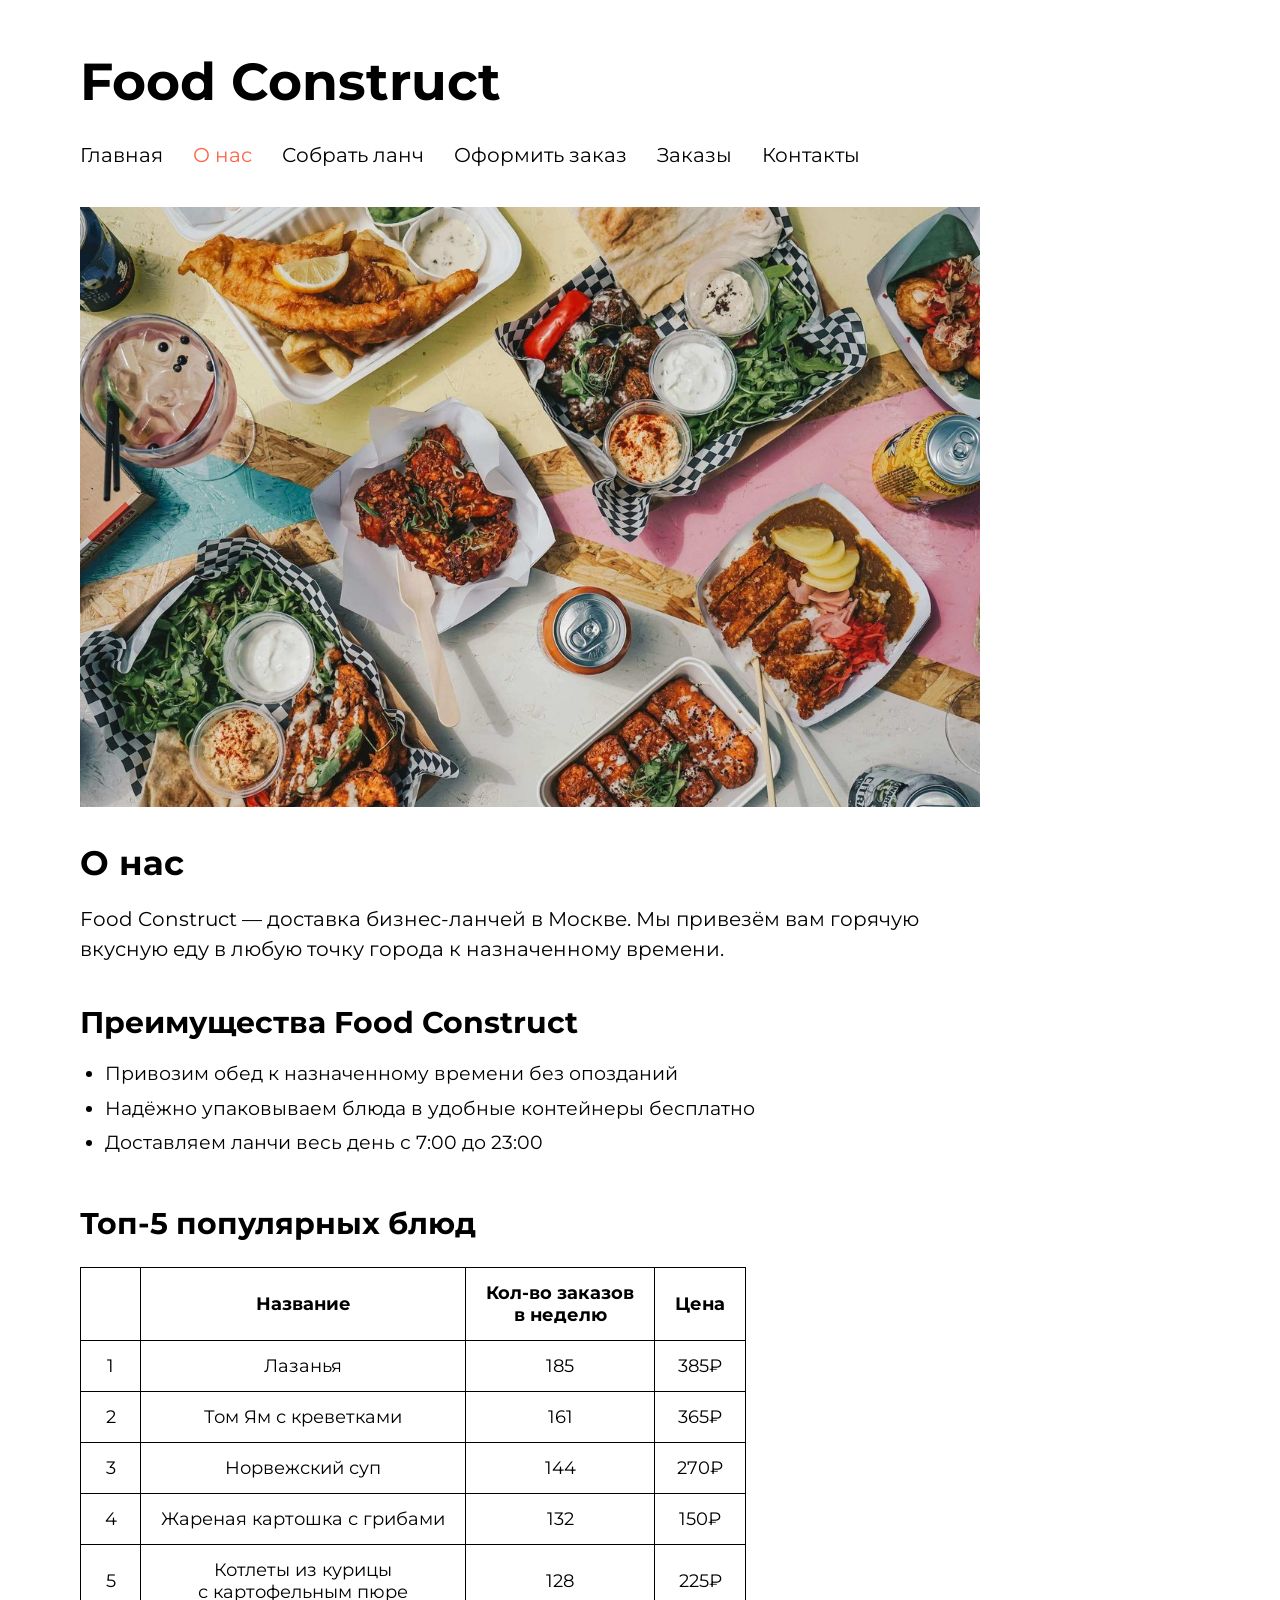
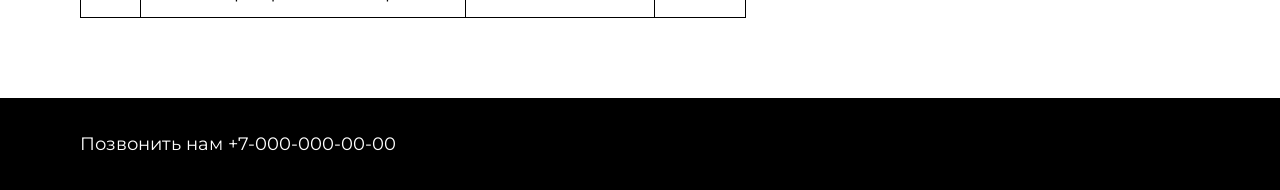
<file: index.html>
<!DOCTYPE html>
<html lang="ru">
<head>
    <meta charset="UTF-8">
    <meta name="viewport" content="width=device-width, initial-scale=1.0">
    <title>Food Construct — доставка бизнес-ланчей</title>
    <link rel="preconnect" href="https://fonts.googleapis.com">
    <link rel="preconnect" href="https://fonts.gstatic.com" crossorigin>
    <link href="https://fonts.googleapis.com/css2?family=Montserrat:wght@400;500;600;700&display=swap" rel="stylesheet">
    <link rel="stylesheet" href="css/style.css">
</head>
<body>

<header class="header">
    <div class="container">
        <h1 class="header__title">Food Construct</h1>
        <nav class="nav">
            <a class="nav__link" href="landing.html">Главная</a>
            <a class="nav__link active" href="index.html">О нас</a>
            <a class="nav__link" href="menu.html">Собрать ланч</a>
            <a class="nav__link" href="order.html">Оформить заказ</a>
            <a class="nav__link" href="orders.html">Заказы</a>
            <a class="nav__link" href="#contacts">Контакты</a>
        </nav>
    </div>
</header>

<main class="main">
    <div class="container">

        <section class="about">
            <img class="about__img" src="assets/img/about.jpg" width="900" height="600"
                 alt="Блюда из меню Food Construct">
            <h2 class="about__title">О нас</h2>
            <p class="about__text">
                Food Construct — доставка бизнес-ланчей в Москве. Мы привезём вам горячую вкусную еду
                в любую точку города к назначенному времени.
            </p>
        </section>

        <section class="advantages">
            <h2 class="advantages__title">Преимущества Food Construct</h2>
            <ul class="advantages__list">
                <li class="advantages__item">Привозим обед к назначенному времени без опозданий</li>
                <li class="advantages__item">Надёжно упаковываем блюда в удобные контейнеры бесплатно</li>
                <li class="advantages__item">Доставляем ланчи весь день с 7:00 до 23:00</li>
            </ul>
        </section>

        <section class="popular">
            <h2 class="popular__title">Топ-5 популярных блюд</h2>
            <table class="popular__table">
                <thead>
                <tr>
                    <th class="popular__cell popular__cell--num"></th>
                    <th class="popular__cell">Название</th>
                    <th class="popular__cell">Кол-во заказов<br>в неделю</th>
                    <th class="popular__cell">Цена</th>
                </tr>
                </thead>
                <tbody>
                <tr>
                    <td class="popular__cell popular__cell--num">1</td>
                    <td class="popular__cell">Лазанья</td>
                    <td class="popular__cell">185</td>
                    <td class="popular__cell">385&#8381;</td>
                </tr>
                <tr>
                    <td class="popular__cell popular__cell--num">2</td>
                    <td class="popular__cell">Том Ям с креветками</td>
                    <td class="popular__cell">161</td>
                    <td class="popular__cell">365&#8381;</td>
                </tr>
                <tr>
                    <td class="popular__cell popular__cell--num">3</td>
                    <td class="popular__cell">Норвежский суп</td>
                    <td class="popular__cell">144</td>
                    <td class="popular__cell">270&#8381;</td>
                </tr>
                <tr>
                    <td class="popular__cell popular__cell--num">4</td>
                    <td class="popular__cell">Жареная картошка с грибами</td>
                    <td class="popular__cell">132</td>
                    <td class="popular__cell">150&#8381;</td>
                </tr>
                <tr>
                    <td class="popular__cell popular__cell--num">5</td>
                    <td class="popular__cell">Котлеты из курицы<br>с картофельным пюре</td>
                    <td class="popular__cell">128</td>
                    <td class="popular__cell">225&#8381;</td>
                </tr>
                </tbody>
            </table>
        </section>

    </div>
</main>

<footer class="footer" id="contacts">
    <div class="container">
        <p class="footer__text">
            Позвонить нам <a class="footer__link" href="tel:+70000000000">+7-000-000-00-00</a>
        </p>
    </div>
</footer>

</body>
</html>
</file>
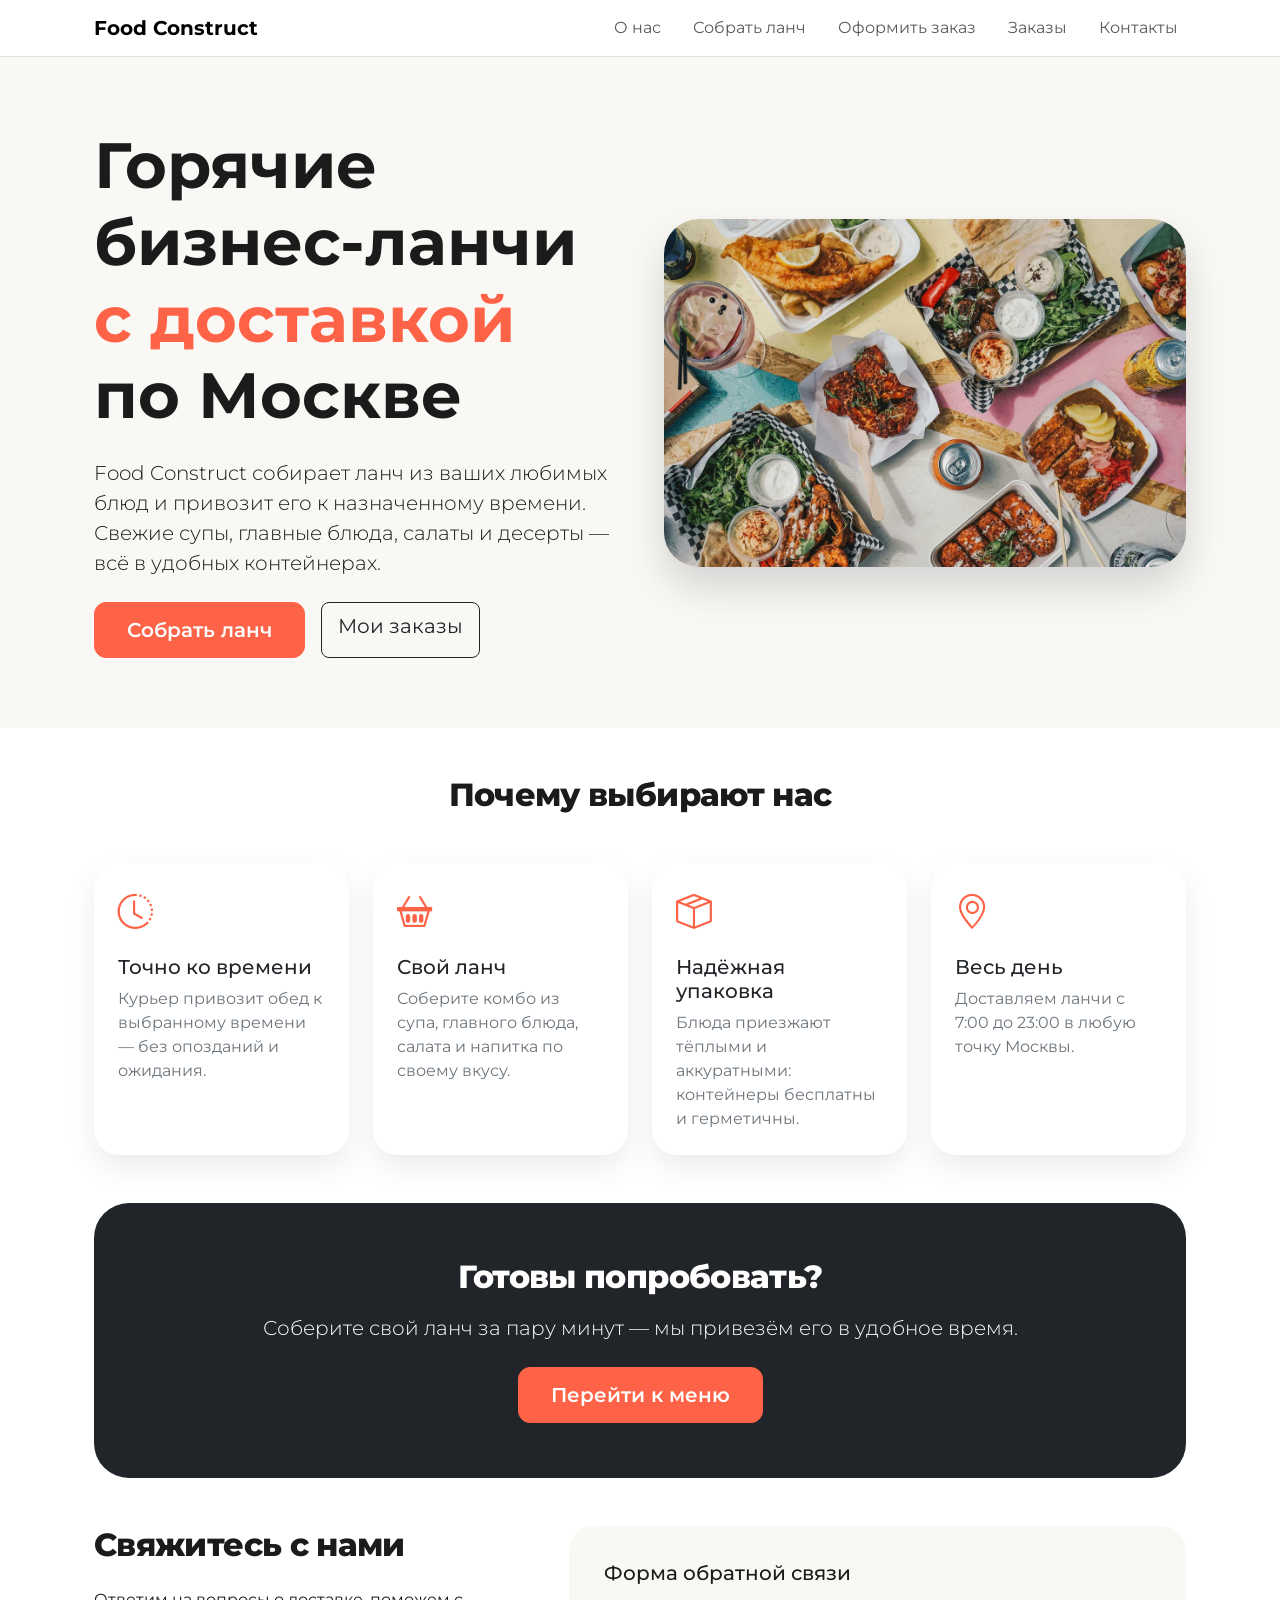
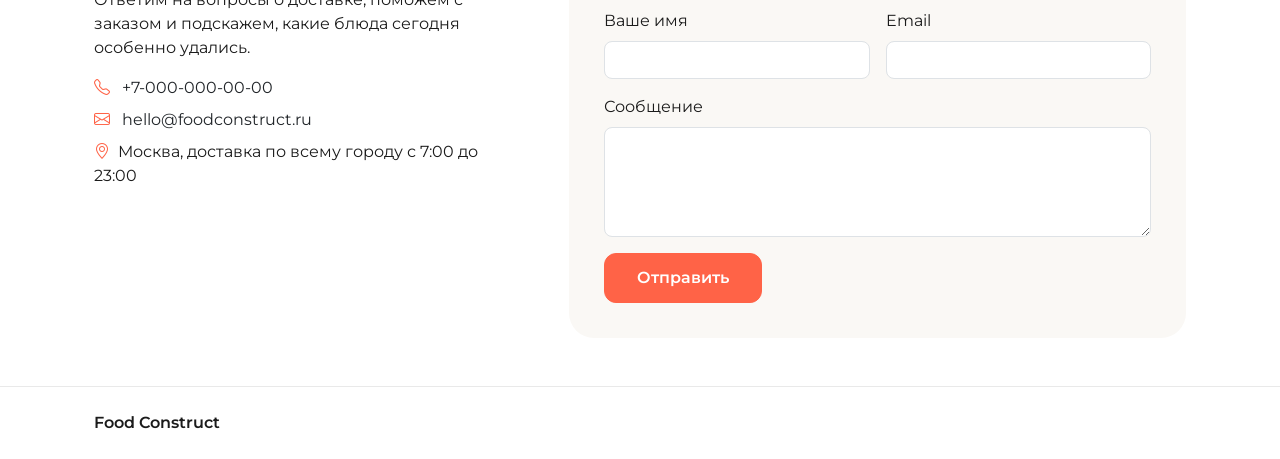
<file: landing.html>
<!DOCTYPE html>
<html lang="ru">
<head>
    <meta charset="UTF-8">
    <meta name="viewport" content="width=device-width, initial-scale=1.0">
    <title>Food Construct — доставка бизнес-ланчей в Москве</title>
    <link href="https://cdn.jsdelivr.net/npm/bootstrap@5.3.3/dist/css/bootstrap.min.css" rel="stylesheet">
    <link href="https://cdn.jsdelivr.net/npm/bootstrap-icons@1.11.3/font/bootstrap-icons.min.css" rel="stylesheet">
    <link rel="preconnect" href="https://fonts.googleapis.com">
    <link rel="preconnect" href="https://fonts.gstatic.com" crossorigin>
    <link href="https://fonts.googleapis.com/css2?family=Montserrat:wght@400;500;600;700;800&display=swap"
          rel="stylesheet">
    <style>
        body {
            font-family: 'Montserrat', Arial, sans-serif;
            color: #1b1b1b;
        }

        .brand-color {
            color: tomato;
        }

        /* компенсируем отрицательные отступы строк Bootstrap (g-5) */
        .container {
            padding-left: 24px;
            padding-right: 24px;
        }

        .hero {
            padding: 70px 0;
            background-color: #faf8f5;
        }

        .hero__img {
            border-radius: 35px;
            box-shadow: 0 20px 40px rgba(0, 0, 0, 0.15);
            object-fit: cover;
        }

        .section-title {
            font-weight: 800;
            letter-spacing: -0.02em;
        }

        .feature-card {
            height: 100%;
            border: 0;
            border-radius: 25px;
            box-shadow: 0 12px 30px rgba(0, 0, 0, 0.08);
        }

        .feature-icon {
            font-size: 2.2rem;
            color: tomato;
        }

        .cta {
            background-color: #212529;
            color: #fff;
            border-radius: 35px;
            padding: 55px 40px;
        }

        .btn-brand {
            background-color: tomato;
            border-color: tomato;
            color: #fff;
            font-weight: 600;
            padding: 0.75rem 2rem;
            border-radius: 12px;
        }

        .btn-brand:hover,
        .btn-brand:focus {
            background-color: #e0553b;
            border-color: #e0553b;
            color: #fff;
        }

        .contact-box {
            border-radius: 25px;
            padding: 35px;
            background-color: #faf8f5;
        }

        footer {
            border-top: 1px solid #e9e9e9;
        }
    </style>
</head>
<body>

<nav class="navbar navbar-expand-lg bg-white border-bottom sticky-top">
    <div class="container">
        <a class="navbar-brand fw-bold" href="landing.html">Food Construct</a>

        <button class="navbar-toggler" type="button" data-bs-toggle="collapse" data-bs-target="#mainNav"
                aria-controls="mainNav" aria-expanded="false" aria-label="Меню">
            <span class="navbar-toggler-icon"></span>
        </button>

        <div class="collapse navbar-collapse" id="mainNav">
            <ul class="navbar-nav ms-auto gap-lg-3">
                <li class="nav-item"><a class="nav-link" href="index.html">О нас</a></li>
                <li class="nav-item"><a class="nav-link" href="menu.html">Собрать ланч</a></li>
                <li class="nav-item"><a class="nav-link" href="order.html">Оформить заказ</a></li>
                <li class="nav-item"><a class="nav-link" href="orders.html">Заказы</a></li>
                <li class="nav-item"><a class="nav-link" href="#contacts">Контакты</a></li>
            </ul>
        </div>
    </div>
</nav>

<!-- Hero -->
<header class="hero">
    <div class="container">
        <div class="row align-items-center g-5">

            <div class="col-lg-6">
                <h1 class="display-3 fw-bold mb-4">
                    Горячие бизнес-ланчи <span class="brand-color">с доставкой</span> по Москве
                </h1>
                <p class="lead mb-4">
                    Food Construct собирает ланч из ваших любимых блюд и привозит его к назначенному времени.
                    Свежие супы, главные блюда, салаты и десерты — всё в удобных контейнерах.
                </p>
                <div class="d-flex flex-wrap gap-3">
                    <a class="btn btn-brand btn-lg" href="menu.html">Собрать ланч</a>
                    <a class="btn btn-outline-dark btn-lg rounded-3" href="orders.html">Мои заказы</a>
                </div>
            </div>

            <div class="col-lg-6">
                <img class="hero__img img-fluid w-100" src="assets/img/about.jpg" width="900" height="600"
                     alt="Блюда Food Construct">
            </div>

        </div>
    </div>
</header>

<!-- Преимущества -->
<section class="py-5" id="features">
    <div class="container">
        <h2 class="section-title text-center mb-5">Почему выбирают нас</h2>

        <div class="row g-4">

            <div class="col-md-6 col-lg-3">
                <div class="card feature-card">
                    <div class="card-body p-4">
                        <i class="bi bi-clock-history feature-icon"></i>
                        <h3 class="h5 mt-3 mb-2">Точно ко времени</h3>
                        <p class="text-secondary mb-0">
                            Курьер привозит обед к выбранному времени — без опозданий и ожидания.
                        </p>
                    </div>
                </div>
            </div>

            <div class="col-md-6 col-lg-3">
                <div class="card feature-card">
                    <div class="card-body p-4">
                        <i class="bi bi-basket2 feature-icon"></i>
                        <h3 class="h5 mt-3 mb-2">Свой ланч</h3>
                        <p class="text-secondary mb-0">
                            Соберите комбо из супа, главного блюда, салата и напитка по своему вкусу.
                        </p>
                    </div>
                </div>
            </div>

            <div class="col-md-6 col-lg-3">
                <div class="card feature-card">
                    <div class="card-body p-4">
                        <i class="bi bi-box-seam feature-icon"></i>
                        <h3 class="h5 mt-3 mb-2">Надёжная упаковка</h3>
                        <p class="text-secondary mb-0">
                            Блюда приезжают тёплыми и аккуратными: контейнеры бесплатны и герметичны.
                        </p>
                    </div>
                </div>
            </div>

            <div class="col-md-6 col-lg-3">
                <div class="card feature-card">
                    <div class="card-body p-4">
                        <i class="bi bi-geo-alt feature-icon"></i>
                        <h3 class="h5 mt-3 mb-2">Весь день</h3>
                        <p class="text-secondary mb-0">
                            Доставляем ланчи с 7:00 до 23:00 в любую точку Москвы.
                        </p>
                    </div>
                </div>
            </div>

        </div>
    </div>
</section>

<!-- Призыв к действию -->
<section class="pb-5">
    <div class="container">
        <div class="cta text-center">
            <h2 class="section-title mb-3">Готовы попробовать?</h2>
            <p class="lead mb-4">
                Соберите свой ланч за пару минут — мы привезём его в удобное время.
            </p>
            <a class="btn btn-brand btn-lg" href="menu.html">Перейти к меню</a>
        </div>
    </div>
</section>

<!-- Контакты и обратная связь -->
<section class="pb-5" id="contacts">
    <div class="container">
        <div class="row g-5 align-items-start">

            <div class="col-lg-5">
                <h2 class="section-title mb-4">Свяжитесь с нами</h2>
                <p class="mb-3">
                    Ответим на вопросы о доставке, поможем с заказом и подскажем,
                    какие блюда сегодня особенно удались.
                </p>
                <ul class="list-unstyled mb-0">
                    <li class="mb-2"><i class="bi bi-telephone brand-color me-2"></i>
                        <a class="link-dark text-decoration-none" href="tel:+70000000000">+7-000-000-00-00</a></li>
                    <li class="mb-2"><i class="bi bi-envelope brand-color me-2"></i>
                        <a class="link-dark text-decoration-none" href="mailto:hello@foodconstruct.ru">hello@foodconstruct.ru</a>
                    </li>
                    <li><i class="bi bi-geo-alt brand-color me-2"></i>Москва, доставка по всему городу с 7:00 до 23:00</li>
                </ul>
            </div>

            <div class="col-lg-7">
                <div class="contact-box">
                    <h3 class="h5 mb-4">Форма обратной связи</h3>

                    <form action="#" method="post">
                        <div class="row g-3">

                            <div class="col-md-6">
                                <label class="form-label" for="feedback-name">Ваше имя</label>
                                <input class="form-control rounded-3" id="feedback-name" name="full_name" type="text"
                                       required>
                            </div>

                            <div class="col-md-6">
                                <label class="form-label" for="feedback-email">Email</label>
                                <input class="form-control rounded-3" id="feedback-email" name="email" type="email"
                                       required>
                            </div>

                            <div class="col-12">
                                <label class="form-label" for="feedback-message">Сообщение</label>
                                <textarea class="form-control rounded-3" id="feedback-message" name="message" rows="4"
                                          required></textarea>
                            </div>

                            <div class="col-12">
                                <button class="btn btn-brand" type="submit">Отправить</button>
                            </div>

                        </div>
                    </form>
                </div>
            </div>

        </div>
    </div>
</section>

<footer class="py-4">
    <div class="container d-flex flex-column flex-md-row justify-content-between align-items-center gap-2">
        <span class="fw-semibold">Food Construct</span>
    </div>
</footer>

<script src="https://cdn.jsdelivr.net/npm/bootstrap@5.3.3/dist/js/bootstrap.bundle.min.js"></script>

</body>
</html>
</file>
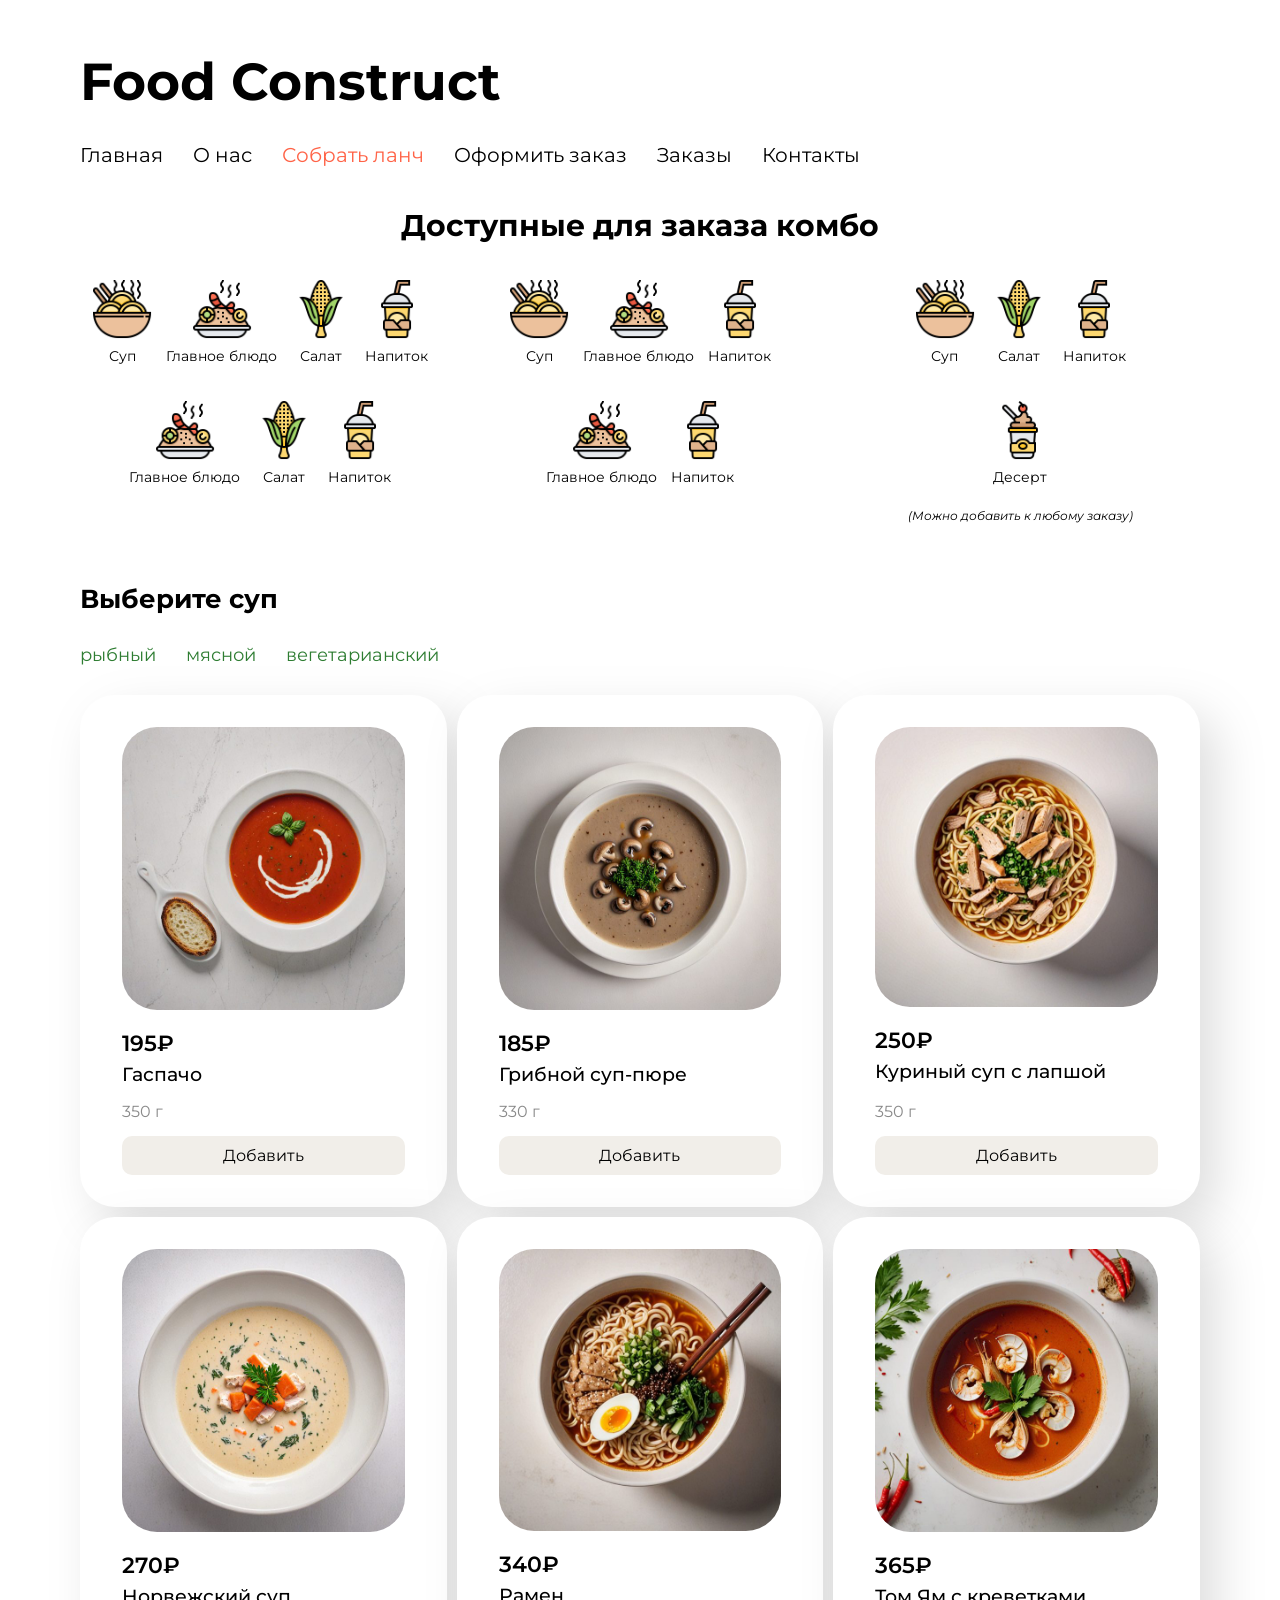
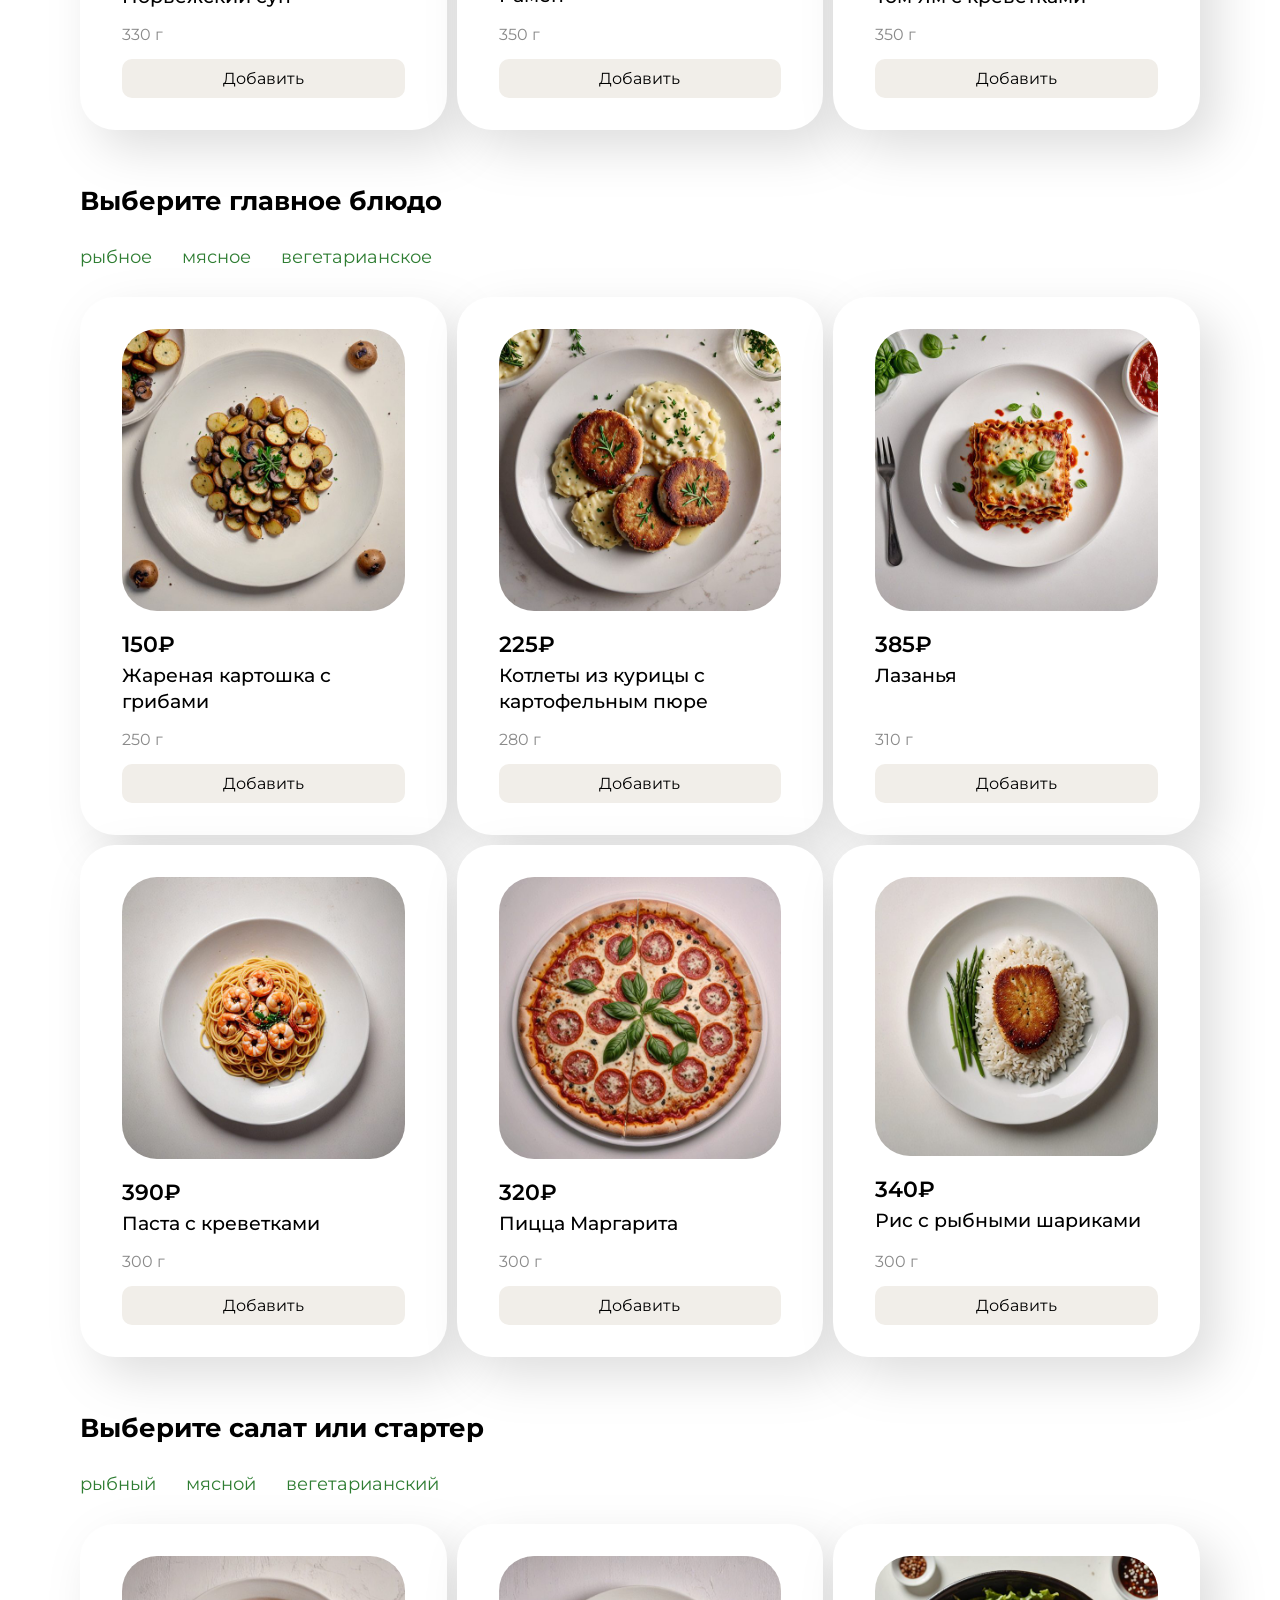
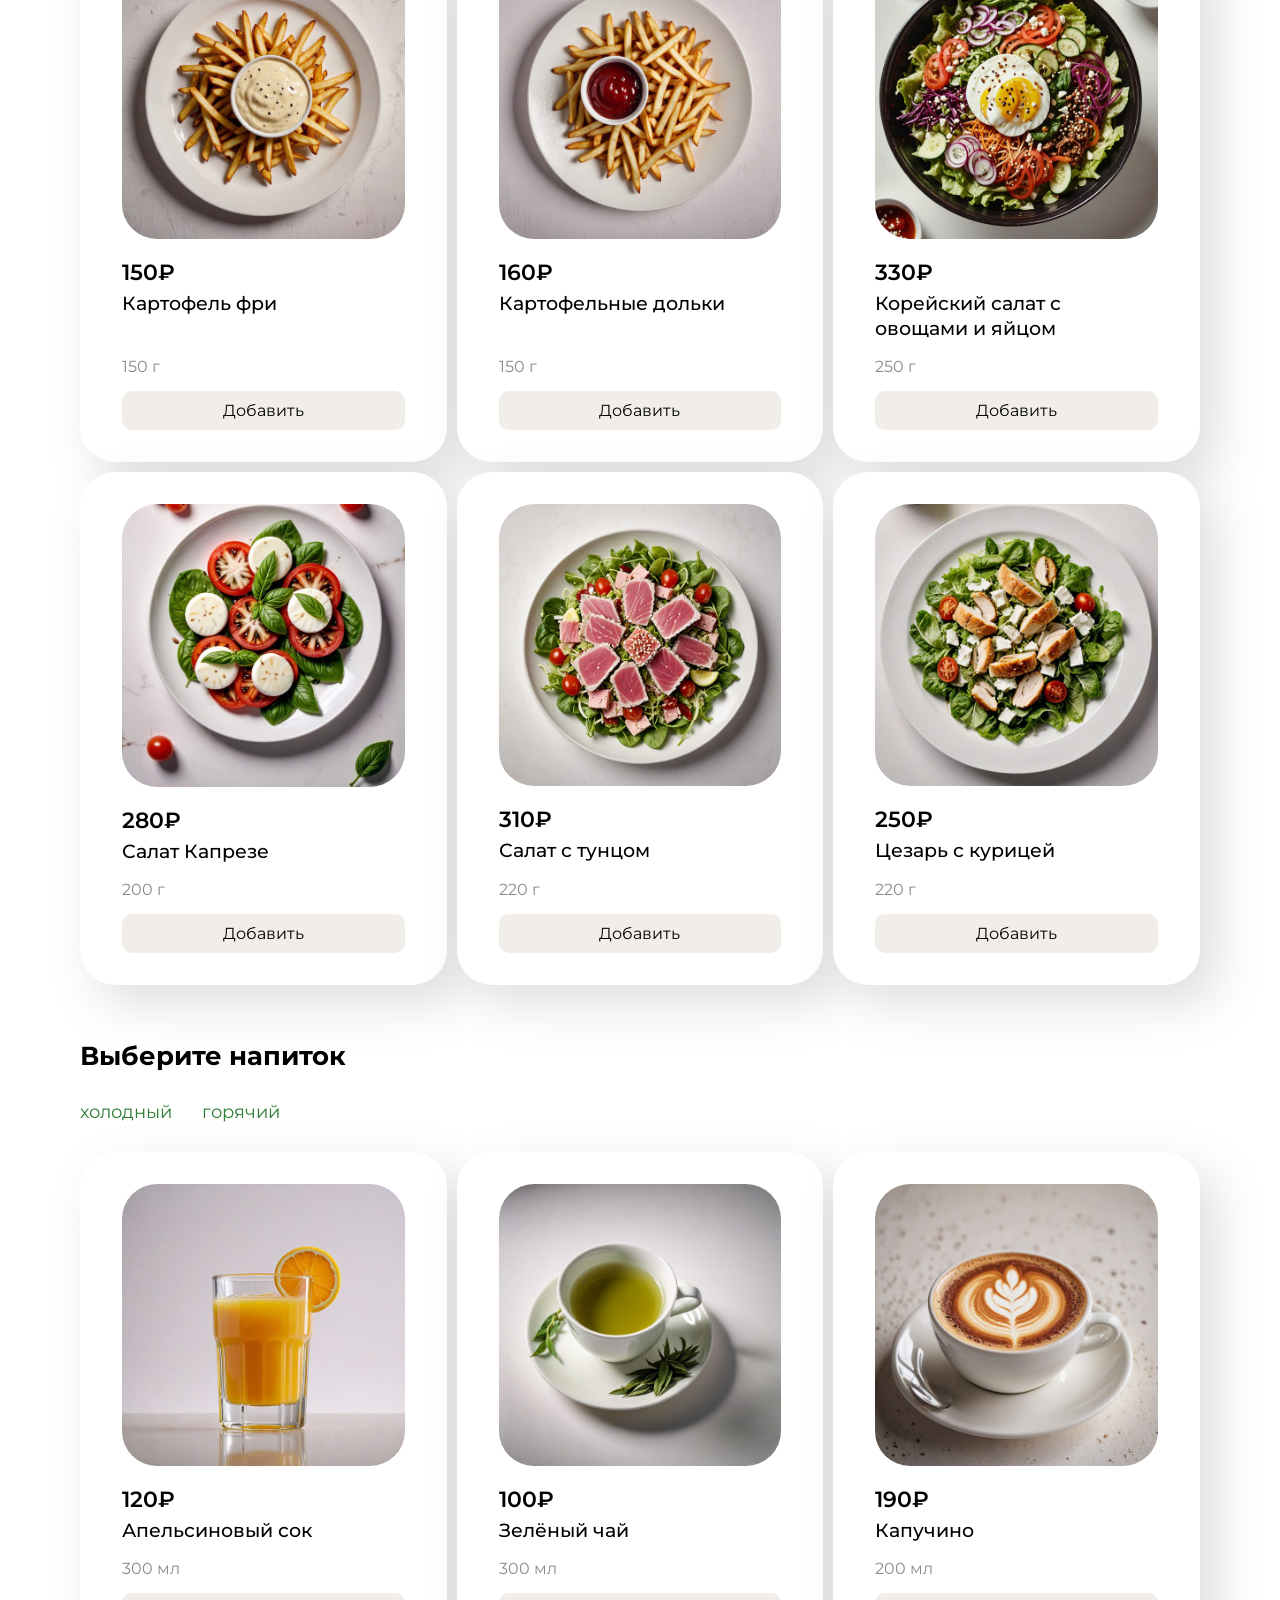
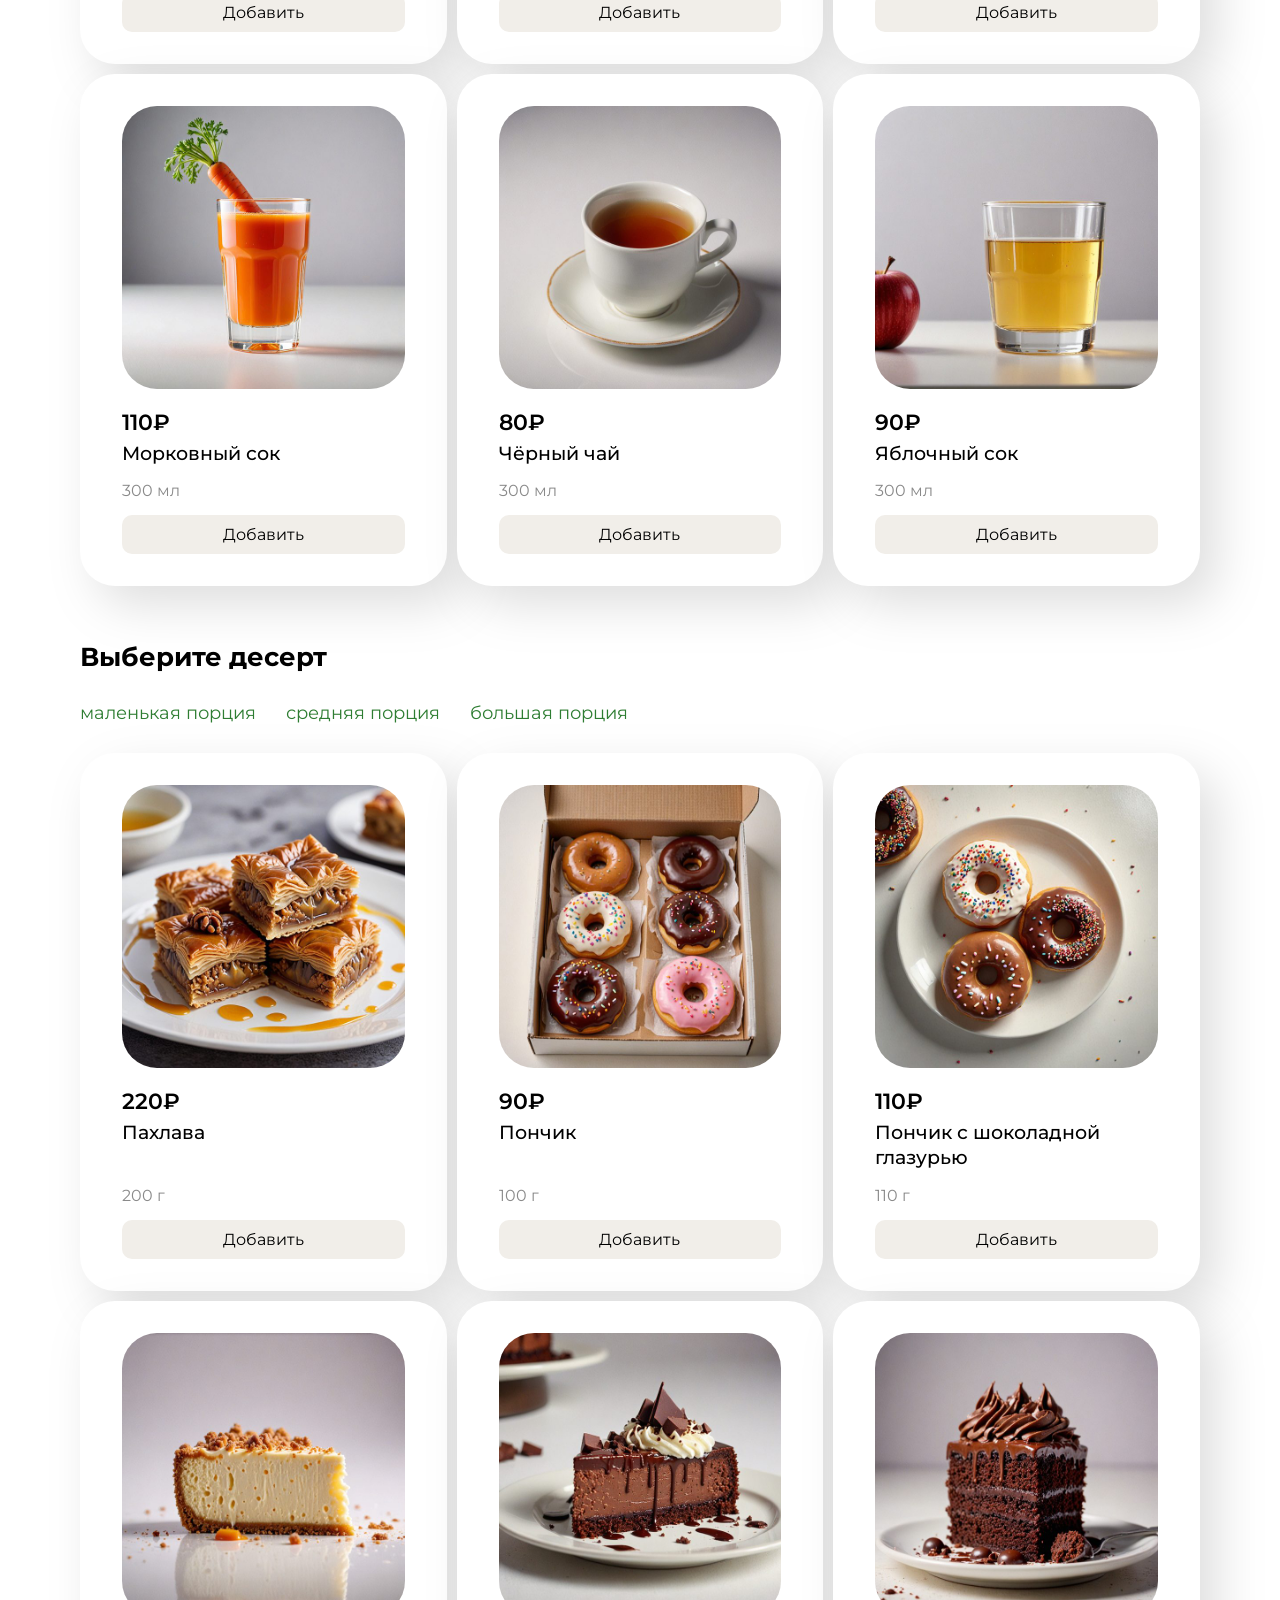
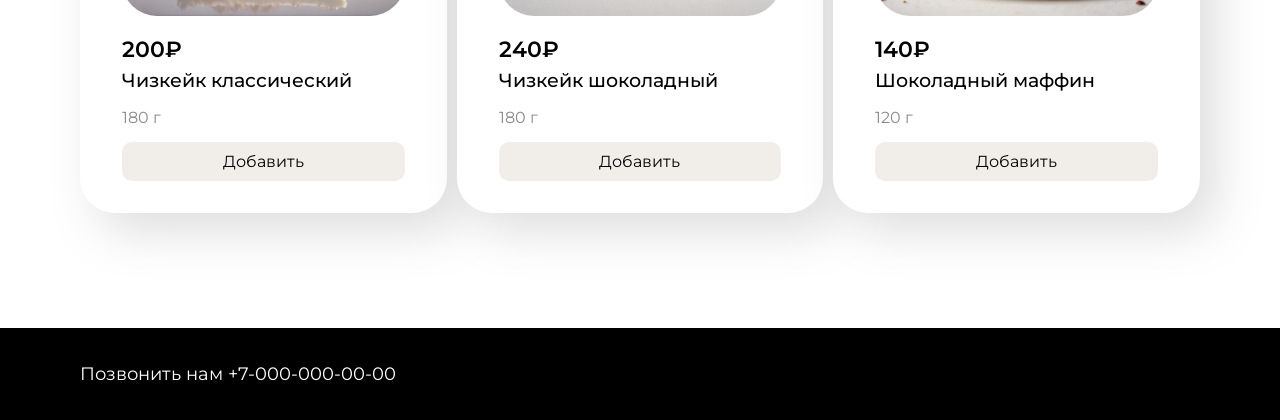
<file: menu.html>
<!DOCTYPE html>
<html lang="ru">
<head>
    <meta charset="UTF-8">
    <meta name="viewport" content="width=device-width, initial-scale=1.0">
    <title>Собрать ланч — Food Construct</title>
    <link rel="preconnect" href="https://fonts.googleapis.com">
    <link rel="preconnect" href="https://fonts.gstatic.com" crossorigin>
    <link href="https://fonts.googleapis.com/css2?family=Montserrat:wght@400;500;600;700&display=swap" rel="stylesheet">
    <link rel="stylesheet" href="css/style.css">
    <link rel="stylesheet" href="css/menu.css">
    <link rel="stylesheet" href="css/form.css">
</head>
<body>

<header class="header">
    <div class="container">
        <h1 class="header__title">Food Construct</h1>
        <nav class="nav">
            <a class="nav__link" href="landing.html">Главная</a>
            <a class="nav__link" href="index.html">О нас</a>
            <a class="nav__link active" href="menu.html">Собрать ланч</a>
            <a class="nav__link" href="order.html">Оформить заказ</a>
            <a class="nav__link" href="orders.html">Заказы</a>
            <a class="nav__link" href="#contacts">Контакты</a>
        </nav>
    </div>
</header>

<main class="main">
    <div class="container">

        <section class="combos">
            <h2 class="combos__title">Доступные для заказа комбо</h2>

            <div class="combos__list">

                <div class="combo">
                    <div class="combo__dish">
                        <img class="combo__img" src="assets/img/icons/soup.png" width="70" height="70" alt="Суп">
                        <span class="combo__caption">Суп</span>
                    </div>
                    <div class="combo__dish">
                        <img class="combo__img" src="assets/img/icons/main.png" width="70" height="70"
                             alt="Главное блюдо">
                        <span class="combo__caption">Главное блюдо</span>
                    </div>
                    <div class="combo__dish">
                        <img class="combo__img" src="assets/img/icons/salad.png" width="70" height="70" alt="Салат">
                        <span class="combo__caption">Салат</span>
                    </div>
                    <div class="combo__dish">
                        <img class="combo__img" src="assets/img/icons/drink.png" width="70" height="70"
                             alt="Напиток">
                        <span class="combo__caption">Напиток</span>
                    </div>
                </div>

                <div class="combo">
                    <div class="combo__dish">
                        <img class="combo__img" src="assets/img/icons/soup.png" width="70" height="70" alt="Суп">
                        <span class="combo__caption">Суп</span>
                    </div>
                    <div class="combo__dish">
                        <img class="combo__img" src="assets/img/icons/main.png" width="70" height="70"
                             alt="Главное блюдо">
                        <span class="combo__caption">Главное блюдо</span>
                    </div>
                    <div class="combo__dish">
                        <img class="combo__img" src="assets/img/icons/drink.png" width="70" height="70"
                             alt="Напиток">
                        <span class="combo__caption">Напиток</span>
                    </div>
                </div>

                <div class="combo">
                    <div class="combo__dish">
                        <img class="combo__img" src="assets/img/icons/soup.png" width="70" height="70" alt="Суп">
                        <span class="combo__caption">Суп</span>
                    </div>
                    <div class="combo__dish">
                        <img class="combo__img" src="assets/img/icons/salad.png" width="70" height="70" alt="Салат">
                        <span class="combo__caption">Салат</span>
                    </div>
                    <div class="combo__dish">
                        <img class="combo__img" src="assets/img/icons/drink.png" width="70" height="70"
                             alt="Напиток">
                        <span class="combo__caption">Напиток</span>
                    </div>
                </div>

                <div class="combo">
                    <div class="combo__dish">
                        <img class="combo__img" src="assets/img/icons/main.png" width="70" height="70"
                             alt="Главное блюдо">
                        <span class="combo__caption">Главное блюдо</span>
                    </div>
                    <div class="combo__dish">
                        <img class="combo__img" src="assets/img/icons/salad.png" width="70" height="70" alt="Салат">
                        <span class="combo__caption">Салат</span>
                    </div>
                    <div class="combo__dish">
                        <img class="combo__img" src="assets/img/icons/drink.png" width="70" height="70"
                             alt="Напиток">
                        <span class="combo__caption">Напиток</span>
                    </div>
                </div>

                <div class="combo">
                    <div class="combo__dish">
                        <img class="combo__img" src="assets/img/icons/main.png" width="70" height="70"
                             alt="Главное блюдо">
                        <span class="combo__caption">Главное блюдо</span>
                    </div>
                    <div class="combo__dish">
                        <img class="combo__img" src="assets/img/icons/drink.png" width="70" height="70"
                             alt="Напиток">
                        <span class="combo__caption">Напиток</span>
                    </div>
                </div>

                <div class="combo combo--dessert">
                    <div class="combo__dish">
                        <img class="combo__img" src="assets/img/icons/desert.png" width="70" height="70"
                             alt="Десерт">
                        <span class="combo__caption">Десерт</span>
                    </div>
                    <p class="combo__note">(Можно добавить к любому заказу)</p>
                </div>

            </div>
        </section>

        <section class="menu-section" data-category="soup">
            <h2 class="menu-section__title">Выберите суп</h2>
            <div class="filters">
                <button class="filters__button" type="button" data-kind="fish">рыбный</button>
                <button class="filters__button" type="button" data-kind="meat">мясной</button>
                <button class="filters__button" type="button" data-kind="veg">вегетарианский</button>
            </div>
            <div class="dishes" data-category="soup"></div>
        </section>

        <section class="menu-section" data-category="main_course">
            <h2 class="menu-section__title">Выберите главное блюдо</h2>
            <div class="filters">
                <button class="filters__button" type="button" data-kind="fish">рыбное</button>
                <button class="filters__button" type="button" data-kind="meat">мясное</button>
                <button class="filters__button" type="button" data-kind="veg">вегетарианское</button>
            </div>
            <div class="dishes" data-category="main_course"></div>
        </section>

        <section class="menu-section" data-category="salad">
            <h2 class="menu-section__title">Выберите салат или стартер</h2>
            <div class="filters">
                <button class="filters__button" type="button" data-kind="fish">рыбный</button>
                <button class="filters__button" type="button" data-kind="meat">мясной</button>
                <button class="filters__button" type="button" data-kind="veg">вегетарианский</button>
            </div>
            <div class="dishes" data-category="salad"></div>
        </section>

        <section class="menu-section" data-category="drink">
            <h2 class="menu-section__title">Выберите напиток</h2>
            <div class="filters">
                <button class="filters__button" type="button" data-kind="cold">холодный</button>
                <button class="filters__button" type="button" data-kind="hot">горячий</button>
            </div>
            <div class="dishes" data-category="drink"></div>
        </section>

        <section class="menu-section" data-category="dessert">
            <h2 class="menu-section__title">Выберите десерт</h2>
            <div class="filters">
                <button class="filters__button" type="button" data-kind="small">маленькая порция</button>
                <button class="filters__button" type="button" data-kind="medium">средняя порция</button>
                <button class="filters__button" type="button" data-kind="large">большая порция</button>
            </div>
            <div class="dishes" data-category="dessert"></div>
        </section>

    </div>
</main>

<div class="order-panel" id="order-panel" hidden>
    <p class="order-panel__total">Стоимость заказа: <span id="order-panel-total">0&#8381;</span></p>
    <a class="order-panel__link" id="order-panel-link" href="order.html">Перейти к оформлению</a>
</div>

<footer class="footer" id="contacts">
    <div class="container">
        <p class="footer__text">
            Позвонить нам <a class="footer__link" href="tel:+70000000000">+7-000-000-00-00</a>
        </p>
    </div>
</footer>

<script src="js/dishes.js"></script>
<script src="js/storage.js"></script>
<script src="js/render.js"></script>
<script src="js/order.js"></script>
<script src="js/filters.js"></script>
<script src="js/validation.js"></script>
<script src="js/app.js"></script>

</body>
</html>
</file>
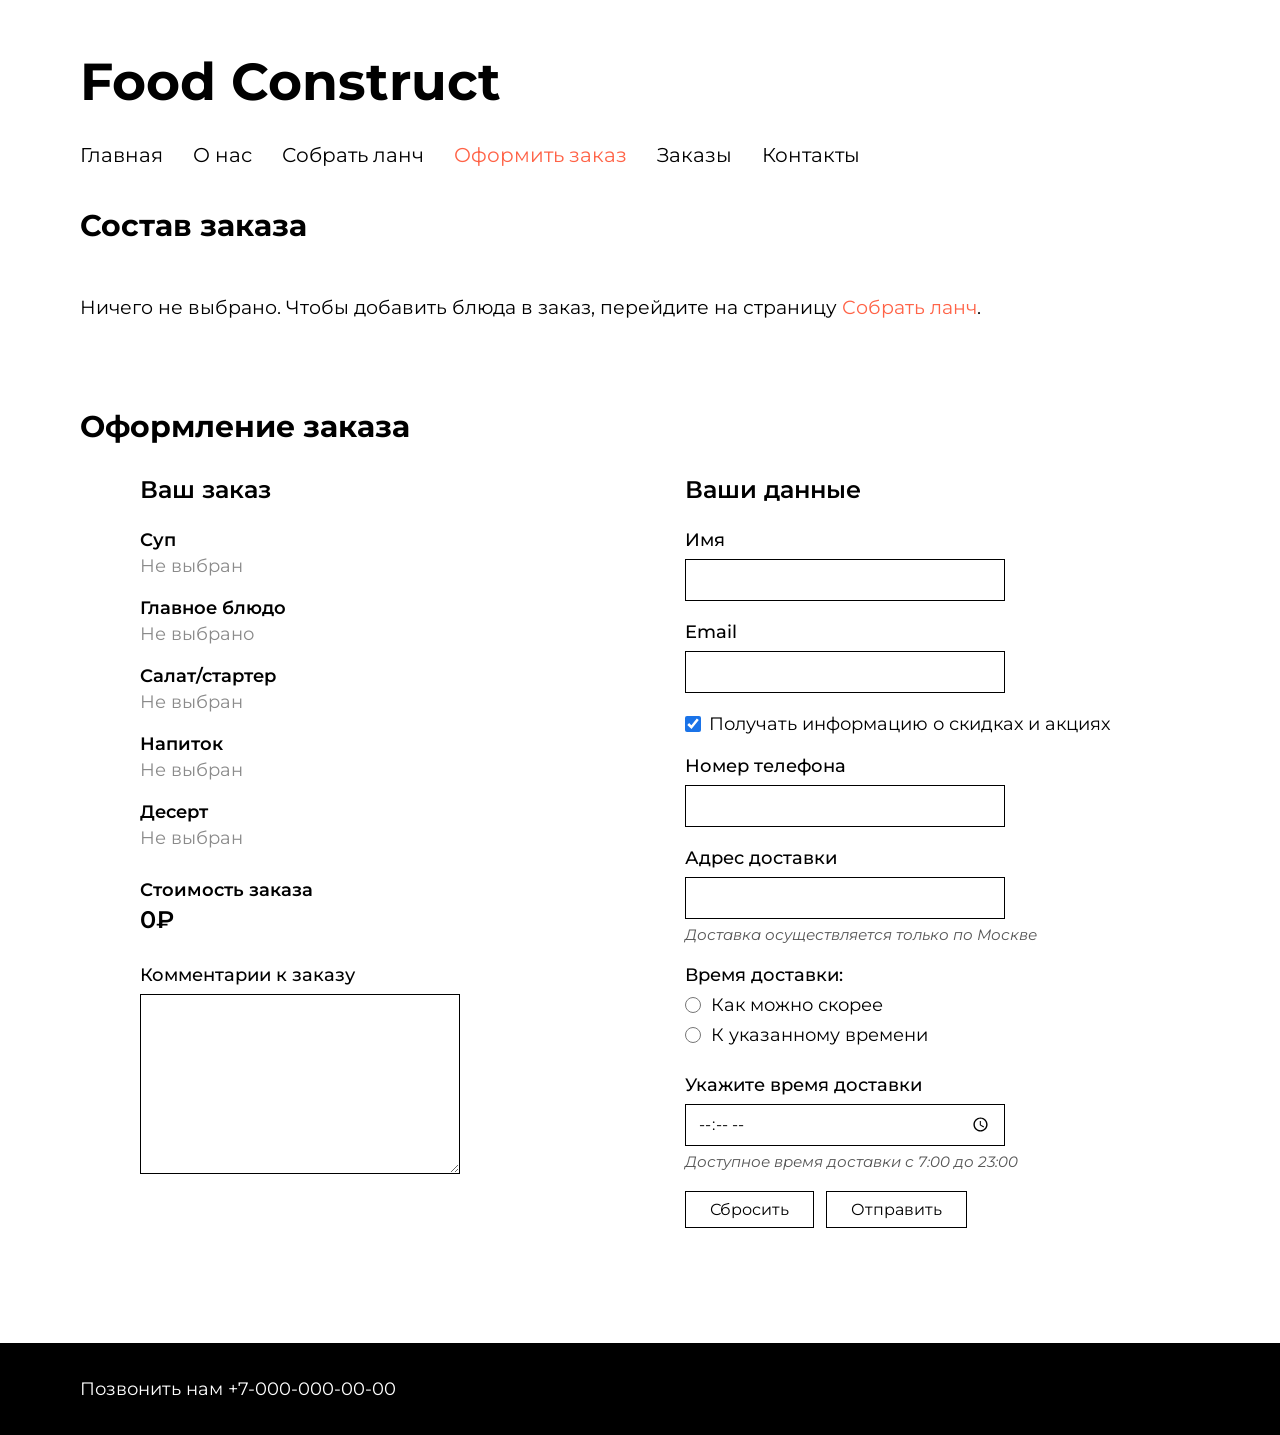
<file: order.html>
<!DOCTYPE html>
<html lang="ru">
<head>
    <meta charset="UTF-8">
    <meta name="viewport" content="width=device-width, initial-scale=1.0">
    <title>Оформить заказ — Food Construct</title>
    <link rel="preconnect" href="https://fonts.googleapis.com">
    <link rel="preconnect" href="https://fonts.gstatic.com" crossorigin>
    <link href="https://fonts.googleapis.com/css2?family=Montserrat:wght@400;500;600;700&display=swap" rel="stylesheet">
    <link rel="stylesheet" href="css/style.css">
    <link rel="stylesheet" href="css/menu.css">
    <link rel="stylesheet" href="css/form.css">
    <link rel="stylesheet" href="css/order-page.css">
</head>
<body>

<header class="header">
    <div class="container">
        <h1 class="header__title">Food Construct</h1>
        <nav class="nav">
            <a class="nav__link" href="landing.html">Главная</a>
            <a class="nav__link" href="index.html">О нас</a>
            <a class="nav__link" href="menu.html">Собрать ланч</a>
            <a class="nav__link active" href="order.html">Оформить заказ</a>
            <a class="nav__link" href="orders.html">Заказы</a>
            <a class="nav__link" href="#contacts">Контакты</a>
        </nav>
    </div>
</header>

<main class="main">
    <div class="container">

        <section class="order-section">
            <h2 class="order-section__title">Состав заказа</h2>

            <div class="order-empty" id="order-empty" hidden>
                <p class="order-empty__text">
                    Ничего не выбрано. Чтобы добавить блюда в заказ, перейдите на страницу
                    <a class="order-empty__link" href="menu.html">Собрать ланч</a>.
                </p>
            </div>

            <div class="order-content" id="order-content">
                <div class="dishes" id="order-dishes"></div>
            </div>
        </section>

        <section class="order-section">
            <h2 class="order-section__title">Оформление заказа</h2>

            <form class="order__form" id="order-form" method="post" novalidate>

                <div class="order__columns">

                    <div class="order__block">
                        <h3 class="order__subtitle">Ваш заказ</h3>

                        <div class="order-summary" id="order-summary"></div>

                        <p class="field">
                            <label class="field__label" for="order-comment">Комментарии к заказу</label>
                            <textarea class="field__textarea" id="order-comment" name="comment" rows="8"></textarea>
                        </p>
                    </div>

                    <div class="order__block">
                        <h3 class="order__subtitle">Ваши данные</h3>

                        <p class="field">
                            <label class="field__label" for="customer-name">Имя</label>
                            <input class="field__input" id="customer-name" name="full_name" type="text" required>
                        </p>

                        <p class="field">
                            <label class="field__label" for="customer-email">Email</label>
                            <input class="field__input" id="customer-email" name="email" type="email" required>
                        </p>

                        <p class="field field--checkbox">
                            <input class="field__checkbox" id="customer-subscribe" name="subscribe" type="checkbox"
                                   value="1" checked>
                            <label class="field__checkbox-label" for="customer-subscribe">
                                Получать информацию о скидках и акциях
                            </label>
                        </p>

                        <p class="field">
                            <label class="field__label" for="customer-phone">Номер телефона</label>
                            <input class="field__input" id="customer-phone" name="phone" type="tel" required>
                        </p>

                        <p class="field">
                            <label class="field__label" for="customer-address">Адрес доставки</label>
                            <input class="field__input" id="customer-address" name="delivery_address" type="text"
                                   required>
                            <span class="field__hint">Доставка осуществляется только по Москве</span>
                        </p>

                        <fieldset class="field field--radio">
                            <legend class="field__label">Время доставки:</legend>

                            <label class="field__radio-label">
                                <input class="field__radio" name="delivery_type" type="radio" value="now" required>
                                Как можно скорее
                            </label>

                            <label class="field__radio-label">
                                <input class="field__radio" name="delivery_type" type="radio" value="by_time">
                                К указанному времени
                            </label>
                        </fieldset>

                        <p class="field">
                            <label class="field__label" for="customer-time">Укажите время доставки</label>
                            <input class="field__input field__input--time" id="customer-time" name="delivery_time"
                                   type="time" min="07:00" max="23:00" step="300">
                            <span class="field__hint">Доступное время доставки с 7:00 до 23:00</span>
                        </p>

                        <div class="order__buttons">
                            <button class="order__button" type="reset">Сбросить</button>
                            <button class="order__button" type="submit">Отправить</button>
                        </div>
                    </div>

                </div>

            </form>
        </section>

    </div>
</main>

<footer class="footer" id="contacts">
    <div class="container">
        <p class="footer__text">
            Позвонить нам <a class="footer__link" href="tel:+70000000000">+7-000-000-00-00</a>
        </p>
    </div>
</footer>

<script src="js/dishes.js"></script>
<script src="js/storage.js"></script>
<script src="js/render.js"></script>
<script src="js/order.js"></script>
<script src="js/validation.js"></script>
<script src="js/api.js"></script>
<script src="js/app-order.js"></script>

</body>
</html>
</file>
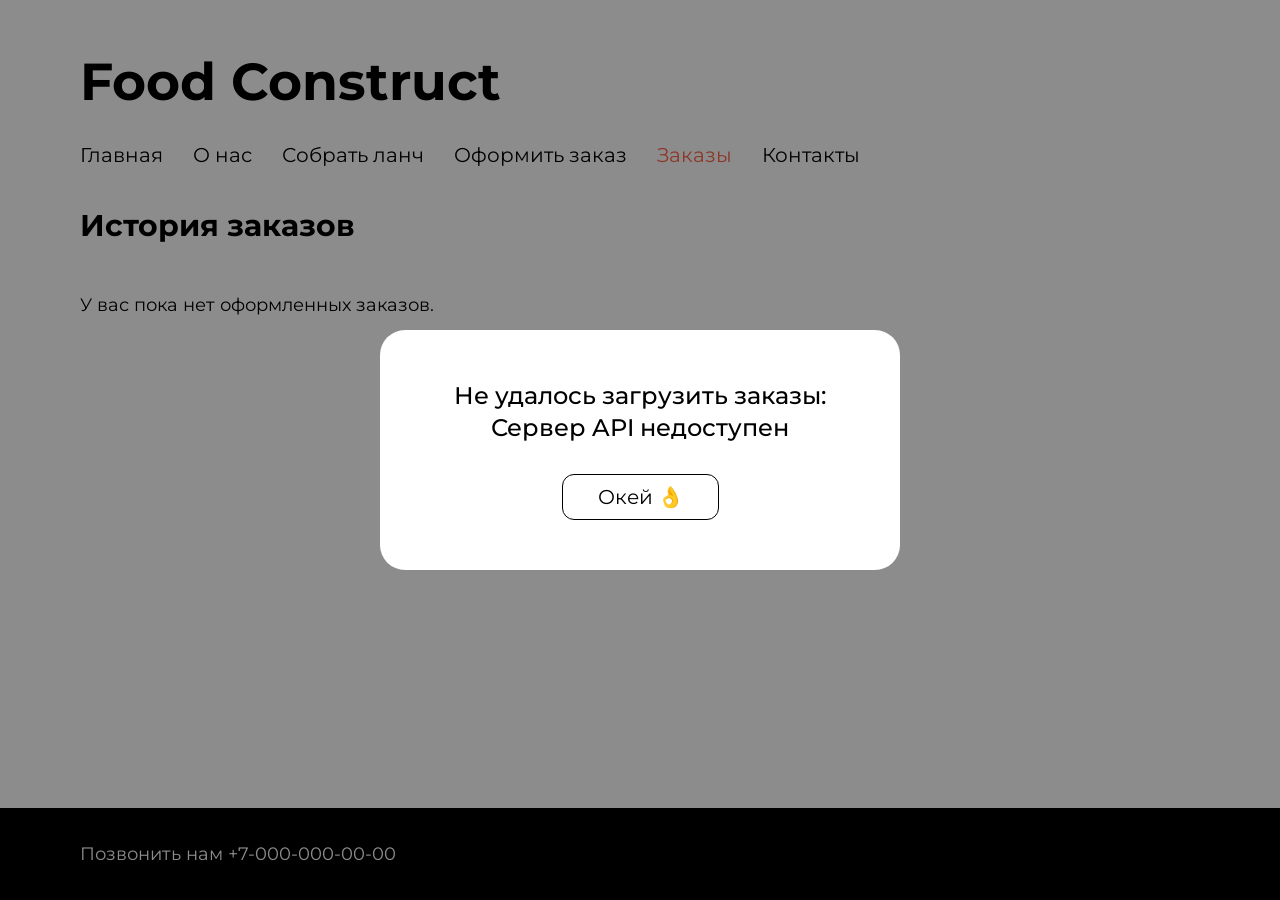
<file: orders.html>
<!DOCTYPE html>
<html lang="ru">
<head>
    <meta charset="UTF-8">
    <meta name="viewport" content="width=device-width, initial-scale=1.0">
    <title>Заказы — Food Construct</title>
    <link rel="preconnect" href="https://fonts.googleapis.com">
    <link rel="preconnect" href="https://fonts.gstatic.com" crossorigin>
    <link href="https://fonts.googleapis.com/css2?family=Montserrat:wght@400;500;600;700&display=swap" rel="stylesheet">
    <link rel="stylesheet" href="css/style.css">
    <link rel="stylesheet" href="css/menu.css">
    <link rel="stylesheet" href="css/form.css">
    <link rel="stylesheet" href="css/orders.css">
</head>
<body>

<header class="header">
    <div class="container">
        <h1 class="header__title">Food Construct</h1>
        <nav class="nav">
            <a class="nav__link" href="landing.html">Главная</a>
            <a class="nav__link" href="index.html">О нас</a>
            <a class="nav__link" href="menu.html">Собрать ланч</a>
            <a class="nav__link" href="order.html">Оформить заказ</a>
            <a class="nav__link active" href="orders.html">Заказы</a>
            <a class="nav__link" href="#contacts">Контакты</a>
        </nav>
    </div>
</header>

<main class="main">
    <div class="container">

        <section class="orders">
            <h2 class="orders__title">История заказов</h2>

            <p class="orders__empty" id="orders-empty" hidden>У вас пока нет оформленных заказов.</p>

            <table class="orders__table" id="orders-table">
                <thead>
                <tr>
                    <th class="orders__th">№</th>
                    <th class="orders__th">Дата оформления</th>
                    <th class="orders__th">Состав заказа</th>
                    <th class="orders__th">Стоимость</th>
                    <th class="orders__th">Время доставки</th>
                    <th class="orders__th">Действия</th>
                </tr>
                </thead>
                <tbody id="orders-body"></tbody>
            </table>
        </section>

    </div>
</main>

<!-- Модальное окно просмотра заказа -->
<div class="modal" id="modal-view" hidden>
    <div class="modal__box">
        <button class="modal__close" type="button" data-close aria-label="Закрыть">&times;</button>
        <h3 class="modal__title">Просмотр заказа</h3>
        <div class="modal__body" id="view-body"></div>
        <div class="modal__footer">
            <button class="modal__button" type="button" data-close>Ок</button>
        </div>
    </div>
</div>

<!-- Модальное окно редактирования заказа -->
<div class="modal" id="modal-edit" hidden>
    <div class="modal__box modal__box--edit">
        <button class="modal__close" type="button" data-close aria-label="Закрыть">&times;</button>
        <h3 class="modal__title">Редактирование заказа</h3>

        <form class="modal__form" id="edit-form">
            <p class="modal__row">
                <span class="modal__label">Дата оформления</span>
                <span class="modal__value" id="edit-date"></span>
            </p>

            <p class="modal__subtitle">Доставка</p>

            <p class="modal__row">
                <label class="modal__label" for="edit-name">Имя получателя</label>
                <input class="modal__input" id="edit-name" name="full_name" type="text" required>
            </p>

            <p class="modal__row">
                <label class="modal__label" for="edit-address">Адрес доставки</label>
                <input class="modal__input" id="edit-address" name="delivery_address" type="text" required>
            </p>

            <fieldset class="modal__row">
                <legend class="modal__label">Тип доставки</legend>
                <label class="modal__radio-label">
                    <input class="modal__radio" name="delivery_type" type="radio" value="now" required>
                    Как можно скорее
                </label>
                <label class="modal__radio-label">
                    <input class="modal__radio" name="delivery_type" type="radio" value="by_time">
                    Ко времени
                </label>
            </fieldset>

            <p class="modal__row">
                <label class="modal__label" for="edit-time">Время доставки</label>
                <input class="modal__input" id="edit-time" name="delivery_time" type="time" min="07:00" max="23:00"
                       step="300">
            </p>

            <p class="modal__row">
                <label class="modal__label" for="edit-phone">Телефон</label>
                <input class="modal__input" id="edit-phone" name="phone" type="tel" required>
            </p>

            <p class="modal__row">
                <label class="modal__label" for="edit-email">Email</label>
                <input class="modal__input" id="edit-email" name="email" type="email" required>
            </p>

            <p class="modal__subtitle">Комментарий</p>
            <textarea class="modal__textarea" id="edit-comment" name="comment" rows="3"></textarea>

            <p class="modal__subtitle">Состав заказа</p>
            <div class="modal__composition" id="edit-composition"></div>
        </form>

        <div class="modal__footer">
            <button class="modal__button" type="button" data-close>Отмена</button>
            <button class="modal__button modal__button--primary" type="submit" form="edit-form">Сохранить</button>
        </div>
    </div>
</div>

<!-- Модальное окно удаления заказа -->
<div class="modal" id="modal-delete" hidden>
    <div class="modal__box">
        <button class="modal__close" type="button" data-close aria-label="Закрыть">&times;</button>
        <h3 class="modal__title">Удаление заказа</h3>
        <p class="modal__text">Вы уверены, что хотите удалить заказ?</p>
        <div class="modal__footer">
            <button class="modal__button" type="button" data-close>Отмена</button>
            <button class="modal__button modal__button--danger" type="button" id="delete-confirm">Да</button>
        </div>
    </div>
</div>

<footer class="footer" id="contacts">
    <div class="container">
        <p class="footer__text">
            Позвонить нам <a class="footer__link" href="tel:+70000000000">+7-000-000-00-00</a>
        </p>
    </div>
</footer>

<script src="js/dishes.js"></script>
<script src="js/storage.js"></script>
<script src="js/render.js"></script>
<script src="js/order.js"></script>
<script src="js/validation.js"></script>
<script src="js/api.js"></script>
<script src="js/orders.js"></script>

</body>
</html>
</file>
<file: css/style.css>
/* ===== Базовые стили ===== */
* {
    margin: 0;
    padding: 0;
    box-sizing: border-box;
}

html {
    height: 100%;
}

body {
    min-height: 100vh;
    display: flex;
    flex-direction: column;
    font-family: 'Montserrat', Arial, sans-serif;
    font-size: 18px;
    color: #000;
    background-color: #fff;
}

.container {
    width: 100%;
    max-width: 1200px;
    margin: 0 auto;
    padding: 0 40px;
}

/* ===== Шапка ===== */
.header {
    padding: 50px 0 40px;
}

.header__back {
    display: inline-block;
    margin-bottom: 25px;
    font-family: 'Montserrat', Arial, sans-serif;
    font-size: 13px;
    color: #999;
    text-decoration: none;
}

.header__back:hover {
    color: tomato;
}

.header__title {
    margin-bottom: 30px;
    font-size: 52px;
    font-weight: 700;
    color: #000;
}

.nav {
    display: flex;
    flex-wrap: wrap;
    gap: 15px 30px;
}

.nav__link {
    font-family: 'Montserrat', Arial, sans-serif;
    font-size: 20px;
    font-weight: 400;
    color: #000;
    text-decoration: none;
}

.nav__link:hover {
    color: tomato;
}

.nav__link.active {
    color: tomato;
}

/* ===== Основное содержимое ===== */
.main {
    flex: 1 0 auto;
    padding-bottom: 60px;
}

/* --- О нас --- */
.about {
    padding-bottom: 40px;
}

.about__img {
    display: block;
    width: 900px;
    height: 600px;
    max-width: 100%;
    object-fit: cover;
}

.about__title {
    margin: 35px 0 20px;
    font-size: 34px;
    font-weight: 700;
    color: #000;
}

.about__text {
    max-width: 900px;
    font-size: 20px;
    font-weight: 400;
    line-height: 1.5;
    color: #000;
}

/* --- Преимущества --- */
.advantages {
    padding-bottom: 40px;
}

.advantages__title {
    margin-bottom: 20px;
    font-size: 30px;
    font-weight: 700;
    color: #000;
}

.advantages__list {
    padding-left: 25px;
}

.advantages__item {
    margin-bottom: 8px;
    font-size: 19px;
    line-height: 1.4;
    color: #000;
}

/* --- Популярные блюда --- */
.popular {
    padding-bottom: 20px;
}

.popular__title {
    margin-bottom: 25px;
    font-size: 30px;
    font-weight: 700;
    color: #000;
}

.popular__table {
    border-collapse: collapse;
    font-size: 18px;
}

.popular__cell {
    padding: 14px 20px;
    border: 1px solid #000;
    text-align: center;
    font-size: 18px;
    color: #000;
}

.popular__cell--num {
    width: 60px;
}

/* ===== Футер ===== */
.footer {
    flex-shrink: 0;
    padding: 35px 0;
    background-color: black;
    color: white;
}

.footer__text {
    font-size: 18px;
    color: white;
}

.footer__link {
    font-family: 'Montserrat', Arial, sans-serif;
    font-size: 18px;
    color: white;
    text-decoration: none;
}

.footer__link:hover {
    color: tomato;
}

/* ===== Страница-заглушка ===== */
.stub {
    padding: 60px 0;
}

.stub__title {
    margin-bottom: 20px;
    font-size: 30px;
    font-weight: 700;
}

.stub__text {
    margin-bottom: 25px;
    font-size: 18px;
    line-height: 1.5;
}

.stub__link {
    font-family: 'Montserrat', Arial, sans-serif;
    font-size: 18px;
    color: tomato;
    text-decoration: none;
}

.stub__link:hover {
    text-decoration: underline;
}

/* ===== Адаптивность главной страницы ===== */
@media (max-width: 800px) {
    .about__img {
        width: 500px;
        height: auto;
    }

    .nav {
        justify-content: space-between;
    }
}

@media (max-width: 600px) {
    .header__title {
        text-align: center;
    }

    .nav {
        flex-direction: column;
        align-items: center;
    }

    .nav__link {
        font-size: 24px;
    }

    .about__img {
        width: 100%;
        height: auto;
    }

    .popular__cell {
        padding: 10px 12px;
        font-size: 16px;
    }
}

@media (max-width: 400px) {
    .popular__cell {
        padding: 8px 10px;
        font-size: 14px;
    }
}

/* ===== Мелкие экраны ===== */
@media (max-width: 600px) {
    .container {
        padding: 0 20px;
    }

    .header {
        padding: 30px 0 25px;
    }

    .header__title {
        font-size: 34px;
    }

    .about__title,
    .advantages__title,
    .popular__title {
        font-size: 24px;
    }

    .about__text,
    .advantages__item {
        font-size: 17px;
    }
}

@media (max-width: 400px) {
    .header__title {
        font-size: 28px;
    }

    .popular__title {
        font-size: 21px;
    }
}
</file>
<file: css/menu.css>
/* ===== Страница «Собрать ланч» ===== */

.menu-section {
    margin-bottom: 55px;
}

.menu-section__title {
    margin-bottom: 25px;
    font-size: 26px;
    font-weight: 700;
    color: #000;
}

/* Блок с блюдами: CSS Grid, 3 колонки по 1fr */
.dishes {
    display: grid;
    grid-template-columns: repeat(3, 1fr);
    gap: 10px;
    min-width: 0;
}

/* Блок каждого блюда: Flex, вертикальное направление */
.dish {
    display: flex;
    flex-direction: column;
    min-width: 0;
    padding: 30px 40px;
    border: 2px solid transparent;
    border-radius: 35px;
    background-color: #fff;
    cursor: pointer;
    filter: drop-shadow(17px 19px 24px rgba(0, 0, 0, 0.13));
}

.dish:hover {
    border: 2px solid tomato;
}

/* Кнопка внутри карточки меняется при наведении на карточку (контекстный селектор) */
.dish:hover .dish__button {
    background-color: tomato;
    color: #fff;
}

.dish__img {
    width: 100%;
    height: auto;
    border-radius: 35px;
    object-fit: cover;
}

.dish__price {
    margin-top: 20px;
    font-size: 22px;
    font-weight: 600;
    color: #000;
}

.dish__name {
    margin-top: 5px;
    font-size: 19px;
    font-weight: 500;
    line-height: 1.35;
    color: #000;
}

.dish__count {
    margin-top: auto;
    padding-top: 15px;
    font-size: 16px;
    color: #8a8a8a;
}

.dish__button {
    margin-top: 15px;
    padding: 10px 30px;
    border: none;
    border-radius: 10px;
    background-color: #f1eee9;
    font-family: 'Montserrat', Arial, sans-serif;
    font-size: 16px;
    color: #000;
    cursor: pointer;
}

/* ===== Адаптивность ===== */
@media (max-width: 800px) {
    .dishes {
        grid-template-columns: repeat(2, 1fr);
    }

    .nav {
        justify-content: space-between;
    }
}

@media (max-width: 600px) {
    .dishes {
        grid-template-columns: 1fr;
    }

    .header__title {
        text-align: center;
    }

    .nav {
        flex-direction: column;
        align-items: center;
    }

    .nav__link {
        font-size: 24px;
    }

    .menu-section__title {
        text-align: center;
    }

    .dish {
        padding: 25px 30px;
    }
}

/* Выбранное блюдо выделяется рамкой */
.dish--selected {
    border: 2px solid tomato;
}

/* Фильтры категории */
.filters {
    display: flex;
    flex-wrap: wrap;
    gap: 15px 30px;
    margin-bottom: 25px;
}

.filters__button {
    padding: 4px 0;
    border: none;
    border-radius: 6px;
    background: none;
    font-family: 'Montserrat', Arial, sans-serif;
    font-size: 18px;
    color: #2e7d32;
    cursor: pointer;
}

.filters__button:hover {
    text-decoration: underline;
}

.filters__button.active {
    padding: 4px 12px;
    background-color: #2e7d32;
    color: #fff;
    text-decoration: none;
}

/* Скрытые фильтром карточки */
.dish[hidden] {
    display: none;
}

/* ===== Блок с вариантами комбо ===== */
.combos {
    margin-bottom: 60px;
}

.combos__title {
    margin-bottom: 35px;
    font-size: 30px;
    font-weight: 700;
    text-align: center;
    color: #000;
}

.combos__list {
    display: grid;
    grid-template-columns: repeat(3, 1fr);
    gap: 35px 20px;
}

.combo {
    display: flex;
    justify-content: center;
    gap: 14px;
    flex-wrap: wrap;
}

.combo--dessert {
    flex-direction: column;
    align-items: center;
}

.combo__dish {
    display: flex;
    flex-direction: column;
    align-items: center;
    gap: 8px;
}

.combo__img {
    width: 60px;
    height: 60px;
    object-fit: contain;
    transition: transform 0.25s ease;
}

.combo__img:hover {
    transform: translateY(-6px) scale(1.15);
}

.combo__caption {
    font-size: 14px;
    color: #000;
    text-align: center;
}

.combo__note {
    margin-top: 8px;
    font-size: 12px;
    font-style: italic;
    color: #000;
    text-align: center;
}

@media (max-width: 800px) {
    .combos__list {
        grid-template-columns: repeat(2, 1fr);
    }
}

@media (max-width: 600px) {
    .combos__list {
        grid-template-columns: 1fr;
    }
}

/* ===== Панель перехода к оформлению заказа ===== */
.order-panel {
    position: sticky;
    bottom: 0;
    z-index: 50;
    display: flex;
    flex-wrap: wrap;
    align-items: center;
    justify-content: center;
    gap: 15px 40px;
    padding: 18px 40px;
    background-color: #fff;
    box-shadow: 0 -6px 24px rgba(0, 0, 0, 0.12);
}

.order-panel[hidden] {
    display: none;
}

.order-panel__total {
    font-size: 20px;
    font-weight: 600;
    color: #000;
}

.order-panel__link {
    padding: 10px 30px;
    border-radius: 10px;
    background-color: tomato;
    font-family: 'Montserrat', Arial, sans-serif;
    font-size: 17px;
    color: #fff;
    text-decoration: none;
    cursor: pointer;
}

.order-panel__link--disabled {
    background-color: #f1eee9;
    color: #a0a0a0;
    pointer-events: none;
}

@media (max-width: 600px) {
    .order-panel {
        flex-direction: column;
        gap: 10px;
        padding: 15px 20px;
    }
}

@media (max-width: 600px) {
    .menu-section__title {
        font-size: 22px;
    }

    .dish {
        padding: 20px 22px;
    }
}
</file>
<file: css/form.css>
/* ===== Блок оформления заказа ===== */

.order {
    padding: 30px 0 70px;
}

.order__title {
    margin-bottom: 45px;
    font-size: 34px;
    font-weight: 700;
    text-align: center;
    color: #000;
}

.order__columns {
    display: grid;
    grid-template-columns: 1fr 1fr;
    gap: 40px 90px;
    max-width: 1000px;
    margin: 0 auto;
}

.order__subtitle {
    margin-bottom: 25px;
    font-size: 24px;
    font-weight: 600;
    color: #000;
}

/* --- Поля --- */
.field {
    display: flex;
    flex-direction: column;
    margin: 0 0 20px;
    border: none;
}

.field__label {
    margin-bottom: 8px;
    font-family: 'Montserrat', Arial, sans-serif;
    font-size: 18px;
    font-weight: 500;
    color: #000;
}

.field__input,
.field__select,
.field__textarea {
    width: 100%;
    max-width: 320px;
    height: 42px;
    padding: 8px 12px;
    border: 1px solid #000;
    border-radius: 0;
    background-color: #fff;
    font-family: 'Montserrat', Arial, sans-serif;
    font-size: 16px;
    color: #000;
}

.field__select {
    max-width: 290px;
}

.field__textarea {
    max-width: 320px;
    height: 180px;
    resize: vertical;
}

.field__input:focus,
.field__select:focus,
.field__textarea:focus {
    outline: 2px solid tomato;
}

.field__hint {
    margin-top: 6px;
    font-size: 15px;
    font-style: italic;
    color: #555;
}

/* --- Чекбокс --- */
.field--checkbox {
    flex-direction: row;
    align-items: center;
}

.field__checkbox {
    width: 16px;
    height: 16px;
    margin-right: 8px;
    accent-color: #1a73e8;
}

.field__checkbox-label {
    font-size: 18px;
    color: #000;
}

/* --- Радиокнопки --- */
.field--radio {
    margin-bottom: 20px;
    padding: 0;
}

.field__radio-label {
    display: flex;
    align-items: center;
    margin-bottom: 8px;
    font-size: 18px;
    color: #000;
    cursor: pointer;
}

.field__radio {
    width: 16px;
    height: 16px;
    margin-right: 10px;
    accent-color: #1a73e8;
}

/* --- Кнопки --- */
.order__buttons {
    display: flex;
    gap: 12px;
    margin-top: 10px;
}

.order__button {
    min-width: 120px;
    padding: 8px 24px;
    border: 1px solid #000;
    border-radius: 0;
    background-color: #fff;
    font-family: 'Montserrat', Arial, sans-serif;
    font-size: 16px;
    color: #000;
    cursor: pointer;
}

.order__button:hover {
    background-color: #000;
    color: #fff;
}

/* ===== Адаптивность ===== */
@media (max-width: 800px) {
    .order__columns {
        grid-template-columns: 1fr;
        gap: 30px;
    }

    .field__input,
    .field__select,
    .field__textarea {
        max-width: 100%;
    }
}

/* ===== Состав заказа ===== */
.order-summary {
    margin-bottom: 30px;
}

.order-summary__row {
    margin-bottom: 20px;
}

.order-summary__row--total {
    margin-top: 30px;
}

.order-summary__category {
    margin-bottom: 4px;
    font-size: 18px;
    font-weight: 600;
    color: #000;
}

.order-summary__value {
    font-size: 18px;
    color: #000;
}

.order-summary__value--empty {
    color: #8a8a8a;
}

.order-summary__total {
    font-size: 24px;
    font-weight: 600;
    color: #000;
}

.order-summary__empty {
    font-size: 18px;
    color: #000;
}

/* ===== Уведомление ===== */
.notification {
    position: fixed;
    top: 0;
    right: 0;
    bottom: 0;
    left: 0;
    z-index: 1000;
    display: flex;
    align-items: center;
    justify-content: center;
    padding: 20px;
    background-color: rgba(0, 0, 0, 0.45);
}

.notification__box {
    display: flex;
    flex-direction: column;
    align-items: center;
    gap: 30px;
    max-width: 520px;
    padding: 50px 60px;
    border-radius: 25px;
    background-color: #fff;
    text-align: center;
}

.notification__text {
    font-size: 24px;
    font-weight: 500;
    line-height: 1.35;
    color: #000;
}

.notification__button {
    padding: 10px 35px;
    border: 1px solid #000;
    border-radius: 12px;
    background-color: #fff;
    font-family: 'Montserrat', Arial, sans-serif;
    font-size: 20px;
    color: #000;
    cursor: pointer;
}

.notification__button:hover {
    background-color: #000;
    color: #fff;
}

@media (max-width: 600px) {
    .notification__box {
        padding: 35px 25px;
    }

    .notification__text {
        font-size: 20px;
    }
}

@media (max-width: 600px) {
    .order__title {
        font-size: 26px;
    }

    .order__subtitle {
        font-size: 21px;
    }
}
</file>
<file: css/order-page.css>
/* ===== Страница «Оформить заказ» ===== */

.order-section {
    margin-bottom: 55px;
}

.order-section__title {
    margin-bottom: 30px;
    font-size: 30px;
    font-weight: 700;
    color: #000;
}

/* Сообщение о пустом заказе */
.order-empty {
    padding: 20px 0 30px;
}

.order-empty__text {
    font-size: 19px;
    line-height: 1.5;
    color: #000;
}

.order-empty__link {
    color: tomato;
    text-decoration: none;
}

.order-empty__link:hover {
    text-decoration: underline;
}

/* ===== Адаптивность ===== */
@media (max-width: 600px) {
    .order-section__title {
        text-align: center;
    }
}
</file>
<file: css/orders.css>
/* ===== Страница «Заказы» ===== */

.orders {
    overflow-x: auto;
}

.orders__title {
    margin-bottom: 30px;
    font-size: 30px;
    font-weight: 700;
    color: #000;
}

.orders__empty {
    padding: 20px 0;
    font-size: 18px;
    color: #000;
}

.orders__table {
    width: 100%;
    min-width: 820px;
    border-collapse: collapse;
}

.orders__th {
    padding: 15px 12px;
    border-bottom: 1px solid #c9c9c9;
    text-align: left;
    font-size: 16px;
    font-weight: 600;
    color: #000;
}

.orders__td {
    padding: 18px 12px;
    border-bottom: 1px solid #e6e6e6;
    vertical-align: top;
    font-size: 16px;
    line-height: 1.4;
    color: #000;
}

.orders__action {
    margin: 0 10px 6px 0;
    padding: 0;
    border: none;
    background: none;
    font-family: 'Montserrat', Arial, sans-serif;
    font-size: 14px;
    color: #2e7d32;
    text-decoration: underline;
    cursor: pointer;
}

.orders__action:hover {
    color: tomato;
}

/* ===== Модальные окна ===== */
.modal {
    position: fixed;
    top: 0;
    right: 0;
    bottom: 0;
    left: 0;
    z-index: 1000;
    display: flex;
    align-items: center;
    justify-content: center;
    padding: 20px;
    background-color: rgba(0, 0, 0, 0.35);
}

.modal[hidden] {
    display: none;
}

.modal__box {
    position: relative;
    width: 100%;
    max-width: 640px;
    max-height: 90vh;
    overflow-y: auto;
    padding: 30px 35px;
    border-radius: 18px;
    background-color: #fff;
}

.modal__box--edit {
    max-width: 670px;
}

.modal__close {
    position: absolute;
    top: 14px;
    right: 20px;
    border: none;
    background: none;
    font-size: 30px;
    line-height: 1;
    color: #000;
    cursor: pointer;
}

.modal__title {
    margin-bottom: 20px;
    padding-bottom: 18px;
    border-bottom: 1px solid #ddd;
    font-size: 24px;
    font-weight: 600;
    color: #000;
}

.modal__subtitle {
    margin: 20px 0 12px;
    font-size: 17px;
    font-weight: 600;
    color: #000;
}

.modal__row {
    display: flex;
    align-items: center;
    gap: 20px;
    margin: 0 0 12px;
    border: none;
    padding: 0;
}

.modal__label {
    flex-shrink: 0;
    width: 200px;
    font-size: 16px;
    color: #000;
}

.modal__value {
    font-size: 16px;
    color: #000;
}

.modal__input {
    flex: 1;
    min-width: 0;
    height: 36px;
    padding: 6px 10px;
    border: 1px solid #000;
    font-family: 'Montserrat', Arial, sans-serif;
    font-size: 15px;
    color: #000;
}

.modal__textarea {
    width: 100%;
    padding: 8px 10px;
    border: 1px solid #000;
    font-family: 'Montserrat', Arial, sans-serif;
    font-size: 15px;
    color: #000;
    resize: vertical;
}

.modal__radio-label {
    display: flex;
    align-items: center;
    margin-right: 20px;
    font-size: 16px;
    color: #000;
    cursor: pointer;
}

.modal__radio {
    margin-right: 8px;
    accent-color: #1a73e8;
}

.modal__text {
    margin-bottom: 10px;
    font-size: 16px;
    line-height: 1.4;
    color: #000;
}

.modal__total {
    margin-top: 15px;
    font-size: 16px;
    font-weight: 600;
    color: #000;
}

.modal__footer {
    display: flex;
    justify-content: flex-end;
    gap: 12px;
    margin-top: 25px;
    padding-top: 20px;
    border-top: 1px solid #ddd;
}

.modal__button {
    padding: 10px 28px;
    border: none;
    border-radius: 10px;
    background-color: #f1eee9;
    font-family: 'Montserrat', Arial, sans-serif;
    font-size: 16px;
    color: #000;
    cursor: pointer;
}

.modal__button:hover {
    background-color: #e4e0d8;
}

.modal__button--primary {
    background-color: #2e7d32;
    color: #fff;
}

.modal__button--primary:hover {
    background-color: #256428;
}

.modal__button--danger {
    background-color: #c62828;
    color: #fff;
}

.modal__button--danger:hover {
    background-color: #a51f1f;
}

@media (max-width: 600px) {
    .modal__box {
        padding: 25px 20px;
    }

    .modal__row {
        flex-direction: column;
        align-items: stretch;
        gap: 6px;
    }

    .modal__label {
        width: auto;
    }
}
</file>
